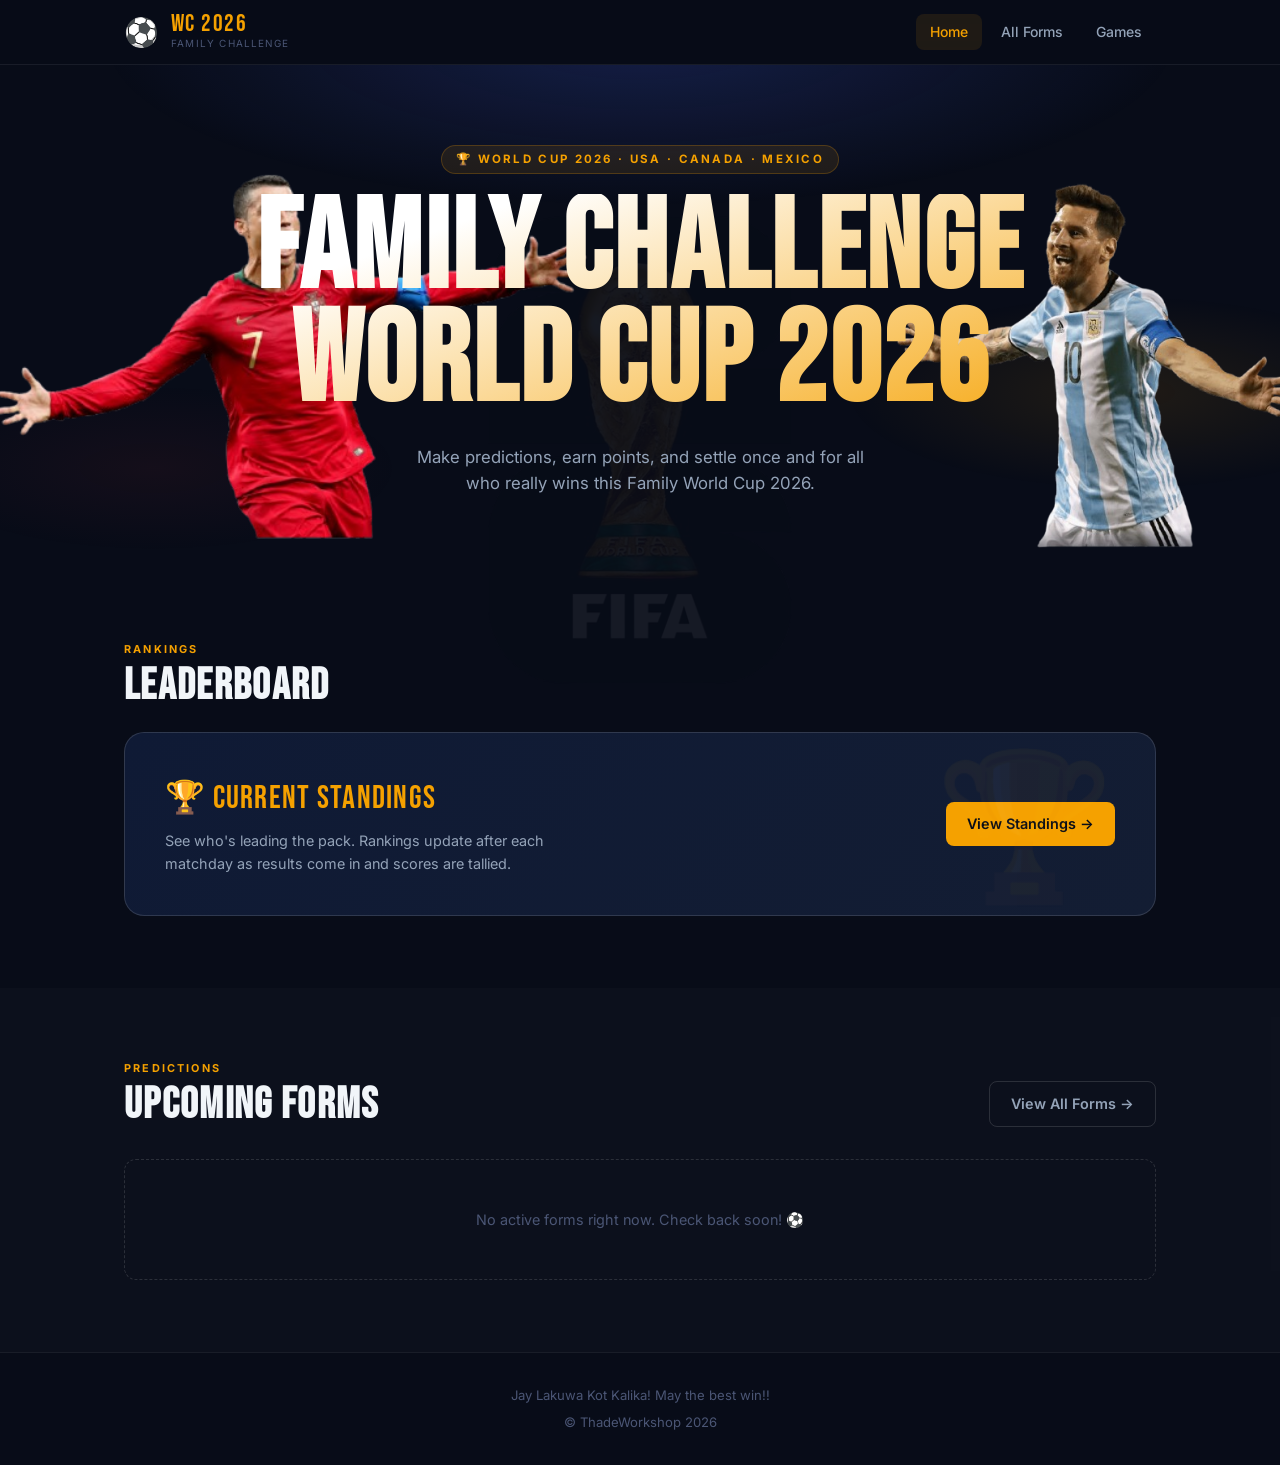
<file: index.html>
<!DOCTYPE html>
<html lang="en">
<head>
  <meta charset="UTF-8">
  <meta name="viewport" content="width=device-width, initial-scale=1.0">
  <title>WC 2026 Family Challenge</title>
  <meta name="description" content="World Cup 2026 predictions, leaderboard, and forms for the family challenge.">
  <link rel="preconnect" href="https://fonts.googleapis.com">
  <link rel="preconnect" href="https://fonts.gstatic.com" crossorigin>
  <link href="https://fonts.googleapis.com/css2?family=Bebas+Neue&family=Inter:wght@400;500;600;700&display=swap" rel="stylesheet">
  <link rel="stylesheet" href="css/style.css?v=2">
</head>
<body>

  <!-- ══════════════════════════════════
       HEADER
  ══════════════════════════════════ -->
  <header class="site-header">
    <div class="container">
      <div class="header-inner">
        <a href="index.html" class="logo" aria-label="WC 2026 Family Challenge home">
          <span class="logo-ball">⚽</span>
          <div>
            <div class="logo-title">WC 2026</div>
            <div class="logo-sub">Family Challenge</div>
          </div>
        </a>
        <nav class="nav" aria-label="Main navigation">
          <a href="index.html" class="nav-link active">Home</a>
          <a href="forms.html" class="nav-link">All Forms</a>
          <a href="games.html" class="nav-link">Games</a>
        </nav>
      </div>
    </div>
  </header>

  <main>

    <!-- ══════════════════════════════════
         HERO
    ══════════════════════════════════ -->
    <section class="hero" aria-label="Welcome">
      <img class="hero-player hero-player-left"  src="images/ronaldo.png" alt="Cristiano Ronaldo" />
      <img class="hero-player hero-player-right" src="images/messi.png"   alt="Lionel Messi" />
      <div class="container hero-content">
        <p class="hero-eyebrow">🏆 World Cup 2026 · USA · Canada · Mexico</p>
        <h1 class="hero-title">Family Challenge<br>World Cup 2026</h1>
        <p class="hero-sub">
          Make predictions, earn points, and settle once and for all
          who really wins this Family World Cup 2026.
        </p>
      </div>
    </section>

    <!-- ══════════════════════════════════
         LEADERBOARD
    ══════════════════════════════════ -->
    <section class="section" aria-labelledby="lb-heading">
      <div class="container">
        <div class="section-eyebrow">Rankings</div>
        <h2 class="section-title" id="lb-heading" style="margin-bottom:1.5rem;">Leaderboard</h2>
        <div class="lb-card">
          <div>
            <p class="lb-card-title">🏆 Current Standings</p>
            <p class="lb-card-desc">
              See who's leading the pack. Rankings update after each matchday
              as results come in and scores are tallied.
            </p>
          </div>
          <button class="btn btn-gold" id="lb-toggle" aria-haspopup="dialog">
            View Standings →
          </button>
        </div>
      </div>
    </section>

    <!-- ══════════════════════════════════
         UPCOMING FORMS
    ══════════════════════════════════ -->
    <section class="section section-alt" aria-labelledby="forms-heading">
      <div class="container">
        <div class="section-header">
          <div>
            <div class="section-eyebrow">Predictions</div>
            <h2 class="section-title" id="forms-heading">Upcoming Forms</h2>
          </div>
          <a href="forms.html" class="btn btn-outline">View All Forms →</a>
        </div>

        <div class="forms-grid" id="forms-grid" aria-live="polite">
          <div class="forms-empty" id="forms-empty">
            <p>No active forms right now. Check back soon! ⚽</p>
          </div>
        </div>
      </div>
    </section>

  </main>

  <!-- ══════════════════════════════════
       LEADERBOARD MODAL
  ══════════════════════════════════ -->
  <div class="modal-overlay" id="lb-modal" role="dialog" aria-modal="true" aria-labelledby="modal-title">
    <div class="modal-box">
      <div class="modal-head">
        <h2 id="modal-title">🏆 Leaderboard</h2>
        <button class="modal-close-btn" id="lb-close" aria-label="Close leaderboard">✕</button>
      </div>
      <div class="modal-body">
        <div class="modal-rivalry">
          <img src="images/ronaldo-messi-banner.webp" alt="Ronaldo vs Messi — World Cup 2026" />
        </div>
        <div id="lb-table-container">
          <p class="lb-loading">Loading standings...</p>
        </div>
      </div>
    </div>
  </div>

  <!-- ══════════════════════════════════
       FOOTER
  ══════════════════════════════════ -->
  <footer class="site-footer">
    <div class="container">
      <p>Jay Lakuwa Kot Kalika! May the best win!!</p>
      <p style="margin-top:0.4rem;">&copy; ThadeWorkshop 2026</p>
    </div>
  </footer>

  <script src="js/forms-data.js"></script>
  <script src="js/main.js"></script>
</body>
</html>
</file>
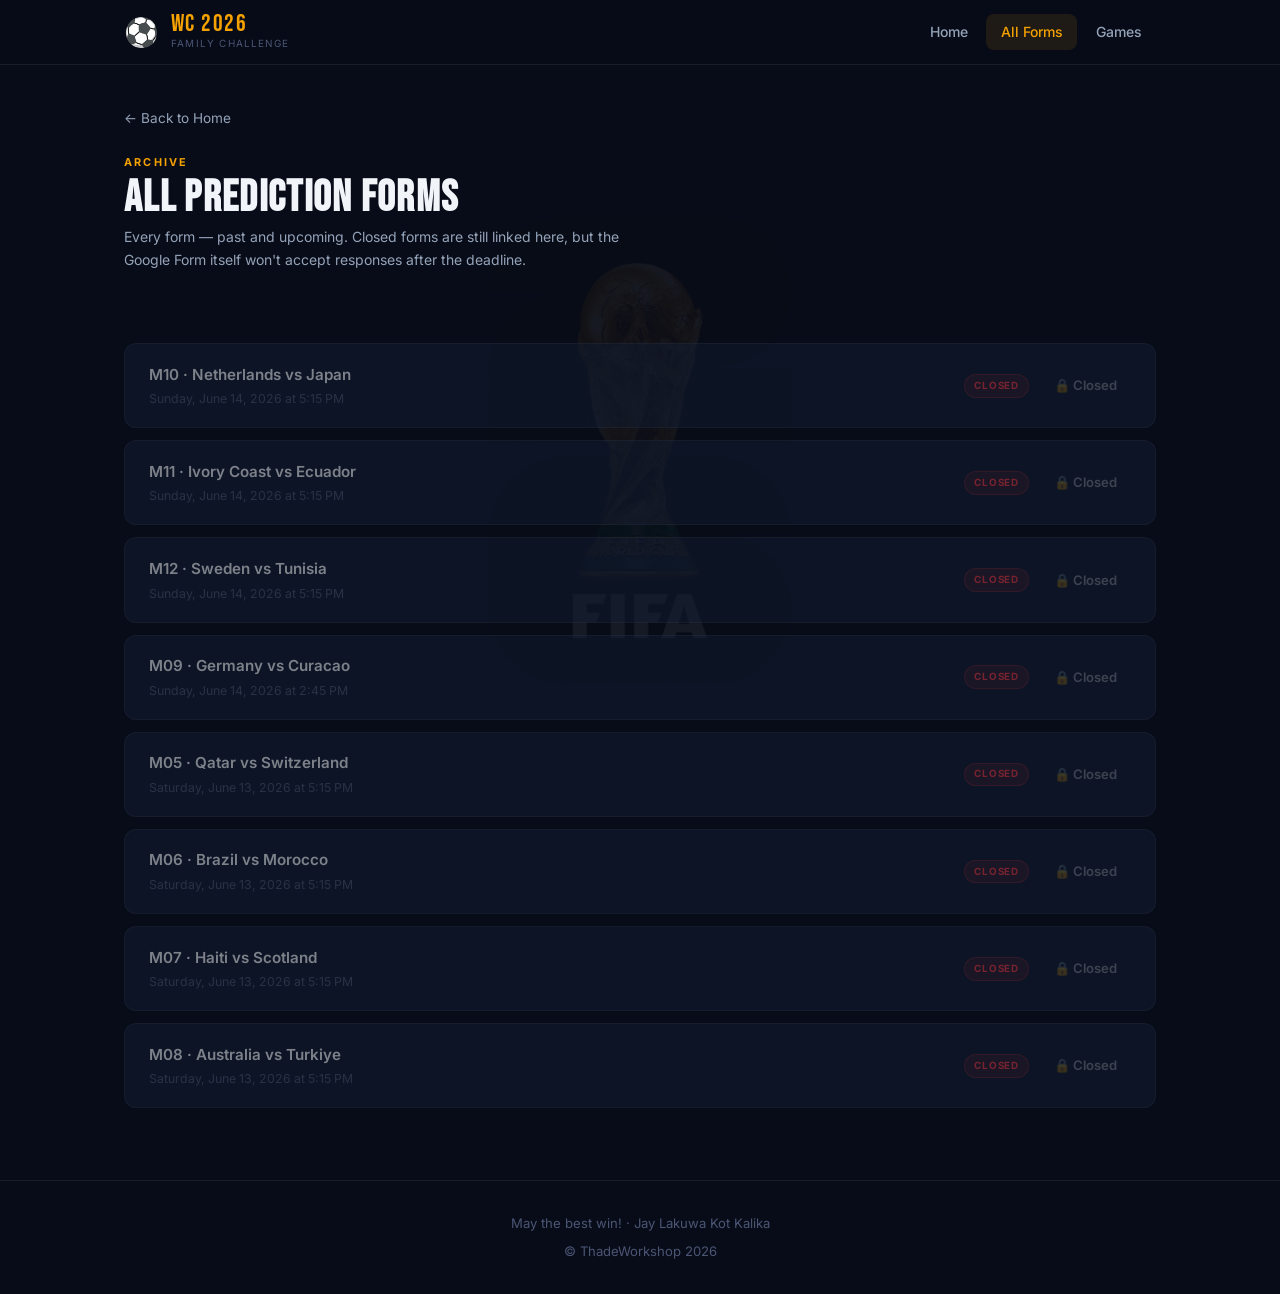
<file: forms.html>
<!DOCTYPE html>
<html lang="en">
<head>
  <meta charset="UTF-8">
  <meta name="viewport" content="width=device-width, initial-scale=1.0">
  <title>All Forms – WC 2026 Family Challenge</title>
  <meta name="description" content="Complete archive of all WC 2026 Family Challenge prediction forms.">
  <link rel="preconnect" href="https://fonts.googleapis.com">
  <link rel="preconnect" href="https://fonts.gstatic.com" crossorigin>
  <link href="https://fonts.googleapis.com/css2?family=Bebas+Neue&family=Inter:wght@400;500;600;700&display=swap" rel="stylesheet">
  <link rel="stylesheet" href="css/style.css">
</head>
<body>

  <!-- ══════════════════════════════════
       HEADER
  ══════════════════════════════════ -->
  <header class="site-header">
    <div class="container">
      <div class="header-inner">
        <a href="index.html" class="logo" aria-label="WC 2026 Family Challenge home">
          <span class="logo-ball">⚽</span>
          <div>
            <div class="logo-title">WC 2026</div>
            <div class="logo-sub">Family Challenge</div>
          </div>
        </a>
        <nav class="nav" aria-label="Main navigation">
          <a href="index.html" class="nav-link">Home</a>
          <a href="forms.html" class="nav-link active">All Forms</a>
          <a href="games.html" class="nav-link">Games</a>
        </nav>
      </div>
    </div>
  </header>

  <main>
    <div class="container">

      <div class="page-intro">
        <a href="index.html" class="back-link">← Back to Home</a>
        <div class="section-eyebrow">Archive</div>
        <h1 class="section-title">All Prediction Forms</h1>
        <p class="page-desc">
          Every form — past and upcoming. Closed forms are still linked here,
          but the Google Form itself won't accept responses after the deadline.
        </p>
      </div>

      <section class="section">
        <div class="all-forms-list" id="all-forms-list" aria-live="polite">
          <!-- Rendered by forms-page.js -->
        </div>
      </section>

    </div>
  </main>

  <!-- ══════════════════════════════════
       FOOTER
  ══════════════════════════════════ -->
  <footer class="site-footer">
    <div class="container">
      <p>May the best win! · Jay Lakuwa Kot Kalika</p>
      <p style="margin-top:0.4rem;">&copy; ThadeWorkshop 2026</p>
    </div>
  </footer>

  <script src="js/forms-data.js"></script>
  <script src="js/forms-page.js"></script>
</body>
</html>
</file>
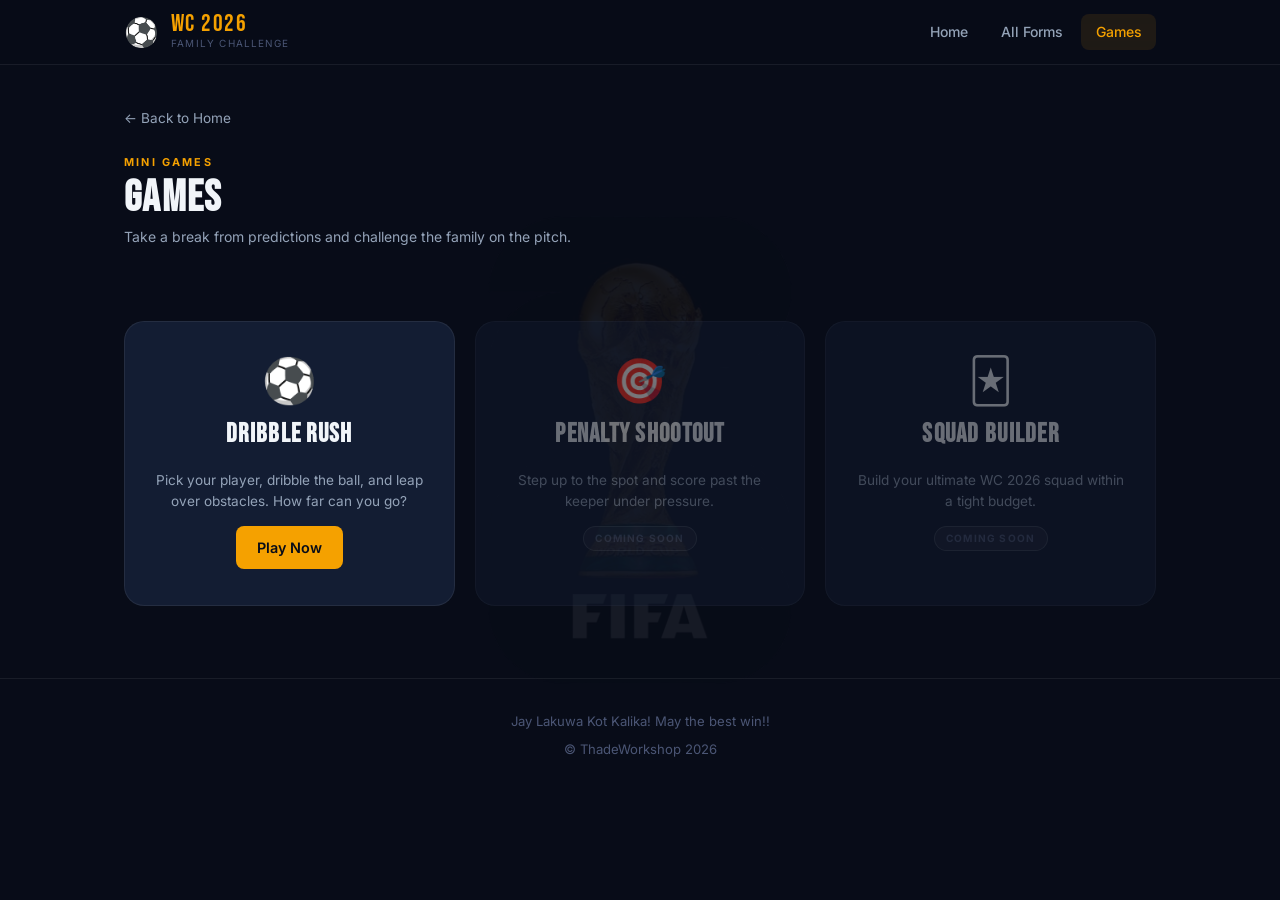
<file: games.html>
<!DOCTYPE html>
<html lang="en">
<head>
  <meta charset="UTF-8">
  <meta name="viewport" content="width=device-width, initial-scale=1.0">
  <title>Games – WC 2026 Family Challenge</title>
  <meta name="description" content="Mini games for the WC 2026 Family Challenge.">
  <link rel="preconnect" href="https://fonts.googleapis.com">
  <link rel="preconnect" href="https://fonts.gstatic.com" crossorigin>
  <link href="https://fonts.googleapis.com/css2?family=Bebas+Neue&family=Inter:wght@400;500;600;700&display=swap" rel="stylesheet">
  <link rel="stylesheet" href="css/style.css">
  <link rel="stylesheet" href="css/game.css">
</head>
<body>

  <header class="site-header">
    <div class="container">
      <div class="header-inner">
        <a href="index.html" class="logo" aria-label="WC 2026 Family Challenge home">
          <span class="logo-ball">⚽</span>
          <div>
            <div class="logo-title">WC 2026</div>
            <div class="logo-sub">Family Challenge</div>
          </div>
        </a>
        <nav class="nav" aria-label="Main navigation">
          <a href="index.html" class="nav-link">Home</a>
          <a href="forms.html" class="nav-link">All Forms</a>
          <a href="games.html" class="nav-link active">Games</a>
        </nav>
      </div>
    </div>
  </header>

  <main>
    <div class="container">
      <div class="page-intro">
        <a href="index.html" class="back-link">← Back to Home</a>
        <div class="section-eyebrow">Mini Games</div>
        <h1 class="section-title">Games</h1>
        <p class="page-desc">Take a break from predictions and challenge the family on the pitch.</p>
      </div>
    </div>

    <section class="section">
      <div class="container">
        <div class="games-grid">

          <!-- Dribble Rush -->
          <div class="game-card" id="play-dribble-rush">
            <div class="game-card-icon">⚽</div>
            <h3 class="game-card-title">Dribble Rush</h3>
            <p class="game-card-desc">Pick your player, dribble the ball, and leap over obstacles. How far can you go?</p>
            <button class="btn btn-gold">Play Now</button>
          </div>

          <!-- WIP -->
          <div class="game-card game-card-wip">
            <div class="game-card-icon">🎯</div>
            <h3 class="game-card-title">Penalty Shootout</h3>
            <p class="game-card-desc">Step up to the spot and score past the keeper under pressure.</p>
            <span class="wip-badge">Coming Soon</span>
          </div>

          <div class="game-card game-card-wip">
            <div class="game-card-icon">🃏</div>
            <h3 class="game-card-title">Squad Builder</h3>
            <p class="game-card-desc">Build your ultimate WC 2026 squad within a tight budget.</p>
            <span class="wip-badge">Coming Soon</span>
          </div>

        </div>
      </div>
    </section>
  </main>

  <!-- ══ GAME MODAL ══ -->
  <div class="modal-overlay" id="game-modal" role="dialog" aria-modal="true">
    <div class="modal-box game-modal-box">
      <div class="modal-head">
        <h2>⚽ Dribble Rush</h2>
        <button class="modal-close-btn" id="game-close" aria-label="Close">✕</button>
      </div>

      <!-- Phase 1: Character -->
      <div class="game-phase" id="phase-character">
        <p class="phase-title">Choose Your Player</p>
        <div class="character-grid">
          <button class="char-btn ronaldo-btn" data-char="ronaldo">
            <span class="char-number">7</span>
            <span class="char-name">Ronaldo</span>
            <span class="char-team">Portugal</span>
          </button>
          <button class="char-btn messi-btn" data-char="messi">
            <span class="char-number">10</span>
            <span class="char-name">Messi</span>
            <span class="char-team">Argentina</span>
          </button>
        </div>
      </div>

      <!-- Phase 2: Name -->
      <div class="game-phase hidden" id="phase-name">
        <p class="phase-title">Enter Your Name</p>
        <div class="name-entry">
          <input type="text" id="player-name-input" maxlength="10" placeholder="Max 10 characters" autocomplete="off" />
          <button class="btn btn-gold" id="start-game-btn">Let's Go! →</button>
        </div>
      </div>

      <!-- Phase 3: Game -->
      <div class="game-phase hidden" id="phase-game">
        <div class="game-layout">
          <div class="game-canvas-wrap">
            <div class="game-hud">
              <span id="game-score-display">Score: 0</span>
              <span class="game-hint">Space / Click / Tap to jump</span>
            </div>
            <canvas id="game-canvas" width="700" height="210"></canvas>
            <div class="gameover-overlay hidden" id="gameover-overlay">
              <p class="go-label">GAME OVER</p>
              <p class="go-score" id="go-score-text">Score: 0</p>
              <p class="go-record hidden" id="go-record">🏆 New Top 3!</p>
              <button class="btn btn-gold" id="restart-btn">Play Again</button>
            </div>
          </div>
          <div class="game-sidebar">
            <p class="sidebar-title">🏆 Top 3</p>
            <div id="game-lb-list"><p class="game-lb-empty">No scores yet</p></div>
            <div class="more-games-wip">
              <p class="wip-section-title">More Games</p>
              <p class="wip-item">🎯 Penalty Shootout <span class="wip-badge">WIP</span></p>
              <p class="wip-item">🃏 Squad Builder <span class="wip-badge">WIP</span></p>
            </div>
          </div>
        </div>
      </div>

    </div>
  </div>

  <footer class="site-footer">
    <div class="container">
      <p>Jay Lakuwa Kot Kalika! May the best win!!</p>
      <p style="margin-top:0.4rem;">&copy; ThadeWorkshop 2026</p>
    </div>
  </footer>

  <script src="js/game.js"></script>
</body>
</html>
</file>
<file: css/style.css>
/* ============================================================
   WC 2026 Family Challenge
   ============================================================ */

/* ── Tokens ── */
:root {
  --bg:        #080c18;
  --bg2:       #0f1528;
  --card:      #131d33;
  --card-h:    #1a2540;
  --gold:      #f5a100;
  --gold-d:    #d48a00;
  --blue:      #4361ee;
  --blue-d:    #3451d1;
  --red:       #e63946;
  --green:     #22c55e;
  --txt:       #f1f5f9;
  --txt2:      #94a3b8;
  --txt3:      #4b5675;
  --bdr:       rgba(255,255,255,0.07);
  --bdr2:      rgba(255,255,255,0.13);
  --r:         12px;
  --r-lg:      20px;
  --shadow:    0 8px 40px rgba(0,0,0,0.55);
}

/* ── Reset ── */
*, *::before, *::after { box-sizing: border-box; margin: 0; padding: 0; }
html { scroll-behavior: smooth; -webkit-text-size-adjust: 100%; }
body {
  font-family: 'Inter', system-ui, sans-serif;
  background: var(--bg);
  color: var(--txt);
  min-height: 100vh;
  line-height: 1.6;
  -webkit-font-smoothing: antialiased;
}
button { font: inherit; cursor: pointer; }
a { color: inherit; }

/* ── Layout ── */
.container { max-width: 1080px; margin: 0 auto; padding: 0 1.5rem; }

/* ── Fixed background logo ── */
body::before {
  content: '';
  position: fixed;
  top: 50%;
  left: 50%;
  transform: translate(-50%, -50%);
  width: 480px;
  max-width: 55vw;
  aspect-ratio: 1;
  background: url('../images/wc2026-logo.png') no-repeat center / contain;
  opacity: 0.06;
  pointer-events: none;
  z-index: -1;
}

/* ── Header ── */
.site-header {
  position: sticky;
  top: 0;
  z-index: 50;
  background: rgba(8,12,24,0.85);
  backdrop-filter: blur(16px);
  -webkit-backdrop-filter: blur(16px);
  border-bottom: 1px solid var(--bdr);
}

.header-inner {
  display: flex;
  align-items: center;
  justify-content: space-between;
  height: 64px;
}

.logo {
  display: flex;
  align-items: center;
  gap: 0.75rem;
  text-decoration: none;
}
.logo-ball { font-size: 1.75rem; line-height: 1; }
.logo-title {
  font-family: 'Bebas Neue', cursive;
  font-size: 1.5rem;
  letter-spacing: 0.06em;
  color: var(--gold);
  line-height: 1;
}
.logo-sub {
  font-size: 0.62rem;
  text-transform: uppercase;
  letter-spacing: 0.12em;
  color: var(--txt3);
}

.nav { display: flex; gap: 0.25rem; }
.nav-link {
  text-decoration: none;
  color: var(--txt2);
  padding: 0.4rem 0.9rem;
  border-radius: 8px;
  font-size: 0.875rem;
  font-weight: 500;
  transition: color 0.15s, background 0.15s;
}
.nav-link:hover         { color: var(--txt); background: var(--bdr); }
.nav-link.active        { color: var(--gold); background: rgba(245,161,0,0.1); }

/* ── Hero ── */
.hero {
  position: relative;
  padding: 5rem 0 4.5rem;
  text-align: center;
  overflow: hidden;
}
.hero::before {
  content: '';
  position: absolute;
  inset: 0;
  background:
    radial-gradient(ellipse 70% 55% at 50% -5%,  rgba(67,97,238,0.22)  0%, transparent 60%),
    radial-gradient(ellipse 40% 35% at 88% 65%,  rgba(245,161,0,0.10)  0%, transparent 55%),
    radial-gradient(ellipse 35% 30% at 12% 80%,  rgba(230,57,70,0.06)  0%, transparent 55%);
  pointer-events: none;
}


.hero-eyebrow {
  display: inline-block;
  font-size: 0.72rem;
  font-weight: 700;
  text-transform: uppercase;
  letter-spacing: 0.2em;
  color: var(--gold);
  padding: 0.28rem 0.9rem;
  background: rgba(245,161,0,0.1);
  border: 1px solid rgba(245,161,0,0.22);
  border-radius: 999px;
  margin-bottom: 1.25rem;
}

.hero-title {
  font-family: 'Bebas Neue', cursive;
  font-size: clamp(4rem, 12vw, 8rem);
  letter-spacing: 0.02em;
  line-height: 0.88;
  background: linear-gradient(160deg, #ffffff 25%, var(--gold) 100%);
  -webkit-background-clip: text;
  -webkit-text-fill-color: transparent;
  background-clip: text;
  margin-bottom: 1.5rem;
}

.hero-sub {
  font-size: 1.05rem;
  color: var(--txt2);
  max-width: 460px;
  margin: 0 auto;
}

/* ── Hero player renders ── */
.hero-player {
  position: absolute;
  bottom: 0;
  width: auto;
  object-fit: contain;
  object-position: bottom center;
  pointer-events: none;
  z-index: 0;
  -webkit-mask-image: linear-gradient(to top, transparent 0%, black 10%);
  mask-image: linear-gradient(to top, transparent 0%, black 10%);
}

.hero-player-left  { left:  -1rem; height: 124%; max-height: 720px; bottom: -6rem; }
.hero-player-right { right: -1rem; height: 81%;  max-height: 463px; }

.hero-content {
  position: relative;
  z-index: 1;
}

@media (max-width: 640px) {
  .hero-player { height: 50%; opacity: 0.35; }
}

/* ── Rivalry banner inside leaderboard modal ── */
.modal-rivalry {
  position: relative;
  border-radius: var(--r);
  overflow: hidden;
  flex-shrink: 0;
}
.modal-rivalry img {
  width: 100%;
  display: block;
  border-radius: var(--r);
}
.modal-rivalry-label {
  position: absolute;
  bottom: 0;
  left: 0;
  right: 0;
  padding: 0.6rem 1rem;
  background: linear-gradient(transparent, rgba(0,0,0,0.75));
  text-align: center;
  font-family: 'Bebas Neue', cursive;
  font-size: 1.4rem;
  letter-spacing: 0.08em;
  color: var(--gold);
}

/* ── Sections ── */
.section     { padding: 4.5rem 0; }
.section-alt { background: rgba(255,255,255,0.018); }

.section-eyebrow {
  font-size: 0.68rem;
  font-weight: 700;
  text-transform: uppercase;
  letter-spacing: 0.2em;
  color: var(--gold);
  margin-bottom: 0.3rem;
}
.section-title {
  font-family: 'Bebas Neue', cursive;
  font-size: 2.75rem;
  letter-spacing: 0.03em;
  line-height: 1;
}
.section-header {
  display: flex;
  align-items: flex-end;
  justify-content: space-between;
  gap: 1rem;
  margin-bottom: 2rem;
  flex-wrap: wrap;
}

/* ── Buttons ── */
.btn {
  display: inline-flex;
  align-items: center;
  justify-content: center;
  gap: 0.4rem;
  border: none;
  border-radius: 8px;
  font-size: 0.9rem;
  font-weight: 600;
  padding: 0.65rem 1.3rem;
  text-decoration: none;
  cursor: pointer;
  transition: transform 0.15s, box-shadow 0.15s, background 0.15s, color 0.15s, border-color 0.15s, opacity 0.15s;
  white-space: nowrap;
}
.btn:active { transform: scale(0.97) !important; }

.btn-gold   { background: var(--gold); color: #080c18; }
.btn-gold:hover {
  background: var(--gold-d);
  transform: translateY(-2px);
  box-shadow: 0 0 24px rgba(245,161,0,0.35);
}

.btn-outline {
  background: transparent;
  border: 1px solid var(--bdr2);
  color: var(--txt2);
}
.btn-outline:hover { border-color: var(--gold); color: var(--gold); }

.btn-form {
  width: 100%;
  background: var(--blue);
  color: white;
  padding: 0.75rem;
  border-radius: 8px;
  margin-top: auto;
}
.btn-form:hover:not(.btn-disabled) {
  background: var(--blue-d);
  transform: translateY(-1px);
}

.btn-disabled {
  opacity: 0.42;
  pointer-events: none;
  cursor: not-allowed;
}

.btn-sm { padding: 0.38rem 0.85rem; font-size: 0.82rem; }

/* ── Leaderboard banner card ── */
.lb-card {
  background: linear-gradient(135deg, #0f1a35 0%, #131d33 100%);
  border: 1px solid var(--bdr2);
  border-radius: var(--r-lg);
  padding: 2.5rem;
  display: flex;
  align-items: center;
  justify-content: space-between;
  gap: 2rem;
  flex-wrap: wrap;
  position: relative;
  overflow: hidden;
}
.lb-card::after {
  content: '🏆';
  position: absolute;
  right: 2.5rem;
  top: 50%;
  transform: translateY(-50%);
  font-size: 9rem;
  opacity: 0.045;
  pointer-events: none;
  user-select: none;
}

.lb-card-title {
  font-family: 'Bebas Neue', cursive;
  font-size: 2rem;
  letter-spacing: 0.04em;
  color: var(--gold);
  margin-bottom: 0.35rem;
}
.lb-card-desc { color: var(--txt2); font-size: 0.9rem; max-width: 400px; }

/* ── Modal ── */
.modal-overlay {
  position: fixed;
  inset: 0;
  z-index: 200;
  display: flex;
  align-items: center;
  justify-content: center;
  padding: 1rem;
  background: rgba(4,7,18,0.78);
  backdrop-filter: blur(6px);
  -webkit-backdrop-filter: blur(6px);
  opacity: 0;
  visibility: hidden;
  transition: opacity 0.25s, visibility 0.25s;
}
.modal-overlay.open { opacity: 1; visibility: visible; }

.modal-box {
  background: var(--bg2);
  border: 1px solid var(--bdr2);
  border-radius: var(--r-lg);
  width: 100%;
  max-width: 980px;
  max-height: 92vh;
  display: flex;
  flex-direction: column;
  box-shadow: var(--shadow);
  transform: translateY(18px) scale(0.985);
  transition: transform 0.25s;
}
.modal-overlay.open .modal-box { transform: translateY(0) scale(1); }

.modal-head {
  display: flex;
  align-items: center;
  justify-content: space-between;
  padding: 1.1rem 1.5rem;
  border-bottom: 1px solid var(--bdr);
  flex-shrink: 0;
}
.modal-head h2 {
  font-family: 'Bebas Neue', cursive;
  font-size: 1.5rem;
  letter-spacing: 0.05em;
  color: var(--gold);
}
.modal-close-btn {
  background: none;
  border: none;
  color: var(--txt2);
  font-size: 1.05rem;
  padding: 0.3rem 0.6rem;
  border-radius: 6px;
  transition: background 0.15s, color 0.15s;
  line-height: 1;
}
.modal-close-btn:hover { background: var(--bdr2); color: var(--txt); }

.modal-body {
  flex: 1;
  overflow-y: auto;
  padding: 1.5rem;
  display: flex;
  flex-direction: column;
  gap: 0.75rem;
  min-height: 0;
}

/* ── Custom leaderboard table ── */
#lb-table-container { width: 100%; }

.lb-list { display: flex; flex-direction: column; gap: 0.45rem; }

.lb-row {
  display: flex;
  align-items: center;
  gap: 1rem;
  padding: 0.85rem 1.25rem;
  border-radius: 10px;
  background: rgba(255,255,255,0.04);
  border: 1px solid var(--bdr);
  transition: transform 0.15s;
}
.lb-row:hover { transform: translateX(4px); }

.lb-row.rank-gold   { background: rgba(245,161,0,0.13);  border-color: rgba(245,161,0,0.3); }
.lb-row.rank-silver { background: rgba(192,192,192,0.09); border-color: rgba(192,192,192,0.22); }
.lb-row.rank-bronze { background: rgba(205,127,50,0.09);  border-color: rgba(205,127,50,0.22); }

.lb-rank {
  font-family: 'Bebas Neue', cursive;
  font-size: 1.35rem;
  min-width: 2.75rem;
  color: var(--txt3);
  letter-spacing: 0.03em;
}
.lb-row.rank-gold   .lb-rank { color: var(--gold); }
.lb-row.rank-silver .lb-rank { color: #c0c0c0; }
.lb-row.rank-bronze .lb-rank { color: #cd7f32; }

.lb-name {
  flex: 1;
  font-weight: 600;
  font-size: 1rem;
  color: var(--txt);
}

.lb-pts {
  font-family: 'Bebas Neue', cursive;
  font-size: 1.5rem;
  color: var(--gold);
  letter-spacing: 0.04em;
  text-align: right;
}
.lb-row.rank-silver .lb-pts { color: #c0c0c0; }
.lb-row.rank-bronze .lb-pts { color: #cd7f32; }

.lb-pts-label {
  font-family: 'Inter', sans-serif;
  font-size: 0.68rem;
  font-weight: 500;
  color: var(--txt3);
  letter-spacing: 0;
  vertical-align: middle;
}

.lb-loading, .lb-error, .lb-empty {
  text-align: center;
  padding: 2rem;
  color: var(--txt3);
  font-size: 0.9rem;
}
.lb-error a { color: var(--gold); text-underline-offset: 3px; }

/* ── Form cards grid ── */
.forms-grid {
  display: grid;
  grid-template-columns: repeat(auto-fill, minmax(285px, 1fr));
  gap: 1.25rem;
}

.form-card {
  background: var(--card);
  border: 1px solid var(--bdr);
  border-radius: var(--r);
  padding: 1.5rem;
  display: flex;
  flex-direction: column;
  gap: 0.85rem;
  transition: border-color 0.2s, background 0.2s, transform 0.2s, box-shadow 0.2s;
}
.form-card:not(.is-closed):hover {
  border-color: var(--bdr2);
  background: var(--card-h);
  transform: translateY(-3px);
  box-shadow: 0 14px 36px rgba(0,0,0,0.4);
}
.form-card.is-closed { opacity: 0.52; }

.fc-top {
  display: flex;
  align-items: flex-start;
  justify-content: space-between;
  gap: 0.6rem;
}
.fc-name { font-size: 0.975rem; font-weight: 600; line-height: 1.35; }

.fc-badge {
  flex-shrink: 0;
  font-size: 0.62rem;
  font-weight: 700;
  text-transform: uppercase;
  letter-spacing: 0.08em;
  padding: 0.18rem 0.55rem;
  border-radius: 999px;
}
.badge-open   { background: rgba(34,197,94,0.12); color: var(--green); border: 1px solid rgba(34,197,94,0.25); }
.badge-closed { background: rgba(230,57,70,0.12);  color: var(--red);   border: 1px solid rgba(230,57,70,0.25); }

.fc-deadline      { font-size: 0.78rem; color: var(--txt3); }
.fc-deadline span { color: var(--txt2); font-weight: 500; }

.fc-countdown {
  background: rgba(0,0,0,0.22);
  border-radius: 8px;
  padding: 0.75rem 1rem;
  text-align: center;
}
.cdown-label {
  font-size: 0.58rem;
  text-transform: uppercase;
  letter-spacing: 0.14em;
  color: var(--txt3);
  margin-bottom: 0.2rem;
}
.cdown-time {
  font-family: 'Bebas Neue', cursive;
  font-size: 1.8rem;
  letter-spacing: 0.04em;
  color: var(--gold);
  line-height: 1;
}
.cdown-time.cdown-urgent { color: var(--red); animation: pulse 1s ease-in-out infinite; }
.cdown-done { font-size: 0.85rem; font-weight: 600; color: var(--txt3); }

@keyframes pulse { 0%, 100% { opacity: 1; } 50% { opacity: 0.5; } }

.forms-empty {
  grid-column: 1 / -1;
  text-align: center;
  padding: 3rem 2rem;
  border: 1px dashed var(--bdr2);
  border-radius: var(--r);
  color: var(--txt3);
  font-size: 0.9rem;
}

/* ── Forms archive page ── */
.page-intro { padding: 2.5rem 0 0; }

.back-link {
  display: inline-flex;
  align-items: center;
  gap: 0.35rem;
  font-size: 0.85rem;
  color: var(--txt2);
  text-decoration: none;
  margin-bottom: 1.5rem;
  transition: color 0.15s;
}
.back-link:hover { color: var(--gold); }

.page-desc { color: var(--txt2); font-size: 0.875rem; margin-top: 0.4rem; max-width: 520px; }

.all-forms-list { display: flex; flex-direction: column; gap: 0.75rem; }

.form-row {
  background: var(--card);
  border: 1px solid var(--bdr);
  border-radius: var(--r);
  padding: 1.15rem 1.5rem;
  display: flex;
  align-items: center;
  justify-content: space-between;
  gap: 1rem;
  flex-wrap: wrap;
  transition: border-color 0.15s, background 0.15s;
}
.form-row:not(.form-row-closed):hover { border-color: var(--bdr2); background: var(--card-h); }
.form-row-closed { opacity: 0.5; }

.form-row-name    { font-weight: 600; font-size: 0.95rem; margin-bottom: 0.15rem; }
.form-row-deadline { font-size: 0.77rem; color: var(--txt3); }

.form-row-right {
  display: flex;
  align-items: center;
  gap: 0.75rem;
  flex-shrink: 0;
}

.empty-state { text-align: center; padding: 3rem; color: var(--txt3); }

/* ── Footer ── */
.site-footer {
  padding: 2rem 0;
  border-top: 1px solid var(--bdr);
  text-align: center;
  color: var(--txt3);
  font-size: 0.82rem;
}

/* ── Responsive ── */
@media (max-width: 640px) {
  .hero { padding: 3.5rem 0 3rem; }
  .section-header { flex-direction: column; align-items: flex-start; }
  .lb-card { flex-direction: column; padding: 1.75rem; }
  .lb-card::after { display: none; }
  .modal-body { padding: 1rem; }
  #lb-iframe { min-height: 380px; }
  .form-row { flex-direction: column; align-items: flex-start; }
  .form-row-right { width: 100%; justify-content: space-between; }
}
</file>
<file: css/game.css>
/* ============================================================
   Dribble Rush — Game page styles
   ============================================================ */

/* ── Games grid ── */
.games-grid {
  display: grid;
  grid-template-columns: repeat(auto-fill, minmax(260px, 1fr));
  gap: 1.25rem;
}

.game-card {
  background: var(--card);
  border: 1px solid var(--bdr);
  border-radius: var(--r-lg);
  padding: 2.25rem 1.75rem;
  display: flex;
  flex-direction: column;
  align-items: center;
  text-align: center;
  gap: 0.85rem;
  cursor: pointer;
  transition: border-color 0.2s, background 0.2s, transform 0.2s, box-shadow 0.2s;
}

.game-card:not(.game-card-wip):hover {
  border-color: var(--gold);
  background: var(--card-h);
  transform: translateY(-4px);
  box-shadow: 0 12px 40px rgba(245,161,0,0.12);
}

.game-card-wip {
  opacity: 0.42;
  cursor: not-allowed;
  pointer-events: none;
}

.game-card-icon { font-size: 2.75rem; line-height: 1; }

.game-card-title {
  font-family: 'Bebas Neue', cursive;
  font-size: 1.6rem;
  letter-spacing: 0.05em;
}

.game-card-desc {
  font-size: 0.85rem;
  color: var(--txt2);
  line-height: 1.55;
}

.wip-badge {
  font-size: 0.63rem;
  font-weight: 700;
  text-transform: uppercase;
  letter-spacing: 0.12em;
  padding: 0.22rem 0.7rem;
  background: rgba(255,255,255,0.05);
  border: 1px solid var(--bdr2);
  border-radius: 999px;
  color: var(--txt3);
}

/* ── Game modal box ── */
.game-modal-box {
  max-width: 1000px;
  overflow: visible;
}

/* ── Phase wrapper ── */
.game-phase {
  padding: 2rem 2rem 2.5rem;
}

.hidden { display: none !important; }

/* ── Phase title ── */
.phase-title {
  font-family: 'Bebas Neue', cursive;
  font-size: 1.8rem;
  letter-spacing: 0.05em;
  color: var(--gold);
  text-align: center;
  margin-bottom: 2rem;
}

/* ── Character selection ── */
.character-grid {
  display: grid;
  grid-template-columns: 1fr 1fr;
  gap: 1.25rem;
  max-width: 440px;
  margin: 0 auto;
}

.char-btn {
  display: flex;
  flex-direction: column;
  align-items: center;
  gap: 0.3rem;
  padding: 2.25rem 1rem;
  border-radius: var(--r);
  border: 2px solid transparent;
  cursor: pointer;
  transition: all 0.2s;
  text-align: center;
}

.ronaldo-btn {
  background: rgba(230,57,70,0.1);
  border-color: rgba(230,57,70,0.28);
  color: #e63946;
}
.ronaldo-btn:hover {
  background: rgba(230,57,70,0.2);
  border-color: #e63946;
  transform: translateY(-4px);
  box-shadow: 0 8px 32px rgba(230,57,70,0.22);
}

.messi-btn {
  background: rgba(67,97,238,0.1);
  border-color: rgba(67,97,238,0.28);
  color: #4361ee;
}
.messi-btn:hover {
  background: rgba(67,97,238,0.2);
  border-color: #4361ee;
  transform: translateY(-4px);
  box-shadow: 0 8px 32px rgba(67,97,238,0.22);
}

.char-number {
  font-family: 'Bebas Neue', cursive;
  font-size: 4rem;
  line-height: 1;
}
.char-name {
  font-size: 1rem;
  font-weight: 700;
}
.char-team {
  font-size: 0.72rem;
  opacity: 0.65;
  text-transform: uppercase;
  letter-spacing: 0.1em;
}

/* ── Name entry ── */
.name-entry {
  display: flex;
  flex-direction: column;
  align-items: center;
  gap: 1rem;
  max-width: 340px;
  margin: 0 auto;
}

.name-entry input {
  width: 100%;
  background: rgba(255,255,255,0.05);
  border: 1px solid var(--bdr2);
  border-radius: 8px;
  color: var(--txt);
  font-family: 'Inter', sans-serif;
  font-size: 1rem;
  padding: 0.8rem 1rem;
  text-align: center;
  outline: none;
  transition: border-color 0.2s, box-shadow 0.2s;
}
.name-entry input:focus {
  border-color: var(--gold);
  box-shadow: 0 0 0 3px rgba(245,161,0,0.12);
}
.name-entry input::placeholder { color: var(--txt3); }

/* ── Game layout (canvas + sidebar) ── */
.game-layout {
  display: grid;
  grid-template-columns: 1fr 196px;
  gap: 1.25rem;
  padding: 0 1.5rem 1.75rem;
}

/* ── Canvas area ── */
.game-canvas-wrap {
  position: relative;
  border-radius: var(--r);
  overflow: hidden;
  border: 1px solid var(--bdr);
  background: #080f20;
}

.game-hud {
  display: flex;
  align-items: center;
  justify-content: space-between;
  padding: 0.45rem 0.85rem;
  background: rgba(0,0,0,0.35);
  border-bottom: 1px solid var(--bdr);
}

#game-score-display {
  font-family: 'Bebas Neue', cursive;
  font-size: 1.2rem;
  letter-spacing: 0.06em;
  color: var(--gold);
}

.game-hint {
  font-size: 0.7rem;
  color: var(--txt3);
  letter-spacing: 0.04em;
}

#game-canvas {
  display: block;
  width: 100%;
  height: auto;
  cursor: pointer;
  user-select: none;
}

/* ── Game over overlay ── */
.gameover-overlay {
  position: absolute;
  inset: 0;
  background: rgba(8,12,24,0.88);
  backdrop-filter: blur(4px);
  -webkit-backdrop-filter: blur(4px);
  display: flex;
  flex-direction: column;
  align-items: center;
  justify-content: center;
  gap: 0.6rem;
}

.go-label {
  font-family: 'Bebas Neue', cursive;
  font-size: 2.8rem;
  letter-spacing: 0.1em;
  color: var(--red);
}

.go-score {
  font-family: 'Bebas Neue', cursive;
  font-size: 1.6rem;
  letter-spacing: 0.06em;
  color: var(--gold);
}

.go-record {
  font-size: 0.85rem;
  font-weight: 700;
  color: var(--green);
}

/* ── Game sidebar ── */
.game-sidebar {
  display: flex;
  flex-direction: column;
  gap: 0.6rem;
}

.sidebar-title {
  font-family: 'Bebas Neue', cursive;
  font-size: 1.2rem;
  letter-spacing: 0.05em;
  color: var(--gold);
}

/* ── Game leaderboard rows ── */
.game-lb-row {
  display: flex;
  align-items: center;
  gap: 0.5rem;
  padding: 0.55rem 0.65rem;
  border-radius: 9px;
  background: rgba(255,255,255,0.04);
  border: 1px solid var(--bdr);
  font-size: 0.8rem;
}

.game-lb-rank {
  font-size: 1rem;
  flex-shrink: 0;
}

.game-lb-name {
  flex: 1;
  font-weight: 600;
  font-size: 0.78rem;
  line-height: 1.3;
  min-width: 0;
  overflow: hidden;
  text-overflow: ellipsis;
}

.game-lb-name small {
  display: block;
  font-weight: 400;
  color: var(--txt3);
}

.game-lb-pts {
  font-family: 'Bebas Neue', cursive;
  font-size: 1.1rem;
  color: var(--gold);
  letter-spacing: 0.04em;
  flex-shrink: 0;
}

.game-lb-empty {
  font-size: 0.78rem;
  color: var(--txt3);
  text-align: center;
  padding: 0.75rem 0;
}

/* ── WIP sidebar list ── */
.more-games-wip {
  margin-top: auto;
  padding-top: 0.9rem;
  border-top: 1px solid var(--bdr);
}

.wip-section-title {
  font-family: 'Bebas Neue', cursive;
  font-size: 0.95rem;
  letter-spacing: 0.08em;
  color: var(--txt3);
  margin-bottom: 0.55rem;
}

.wip-item {
  font-size: 0.74rem;
  color: var(--txt3);
  display: flex;
  justify-content: space-between;
  align-items: center;
  margin-bottom: 0.4rem;
  gap: 0.4rem;
}

/* ── Responsive ── */
@media (max-width: 700px) {
  .game-layout {
    grid-template-columns: 1fr;
  }
  .game-sidebar {
    flex-direction: row;
    flex-wrap: wrap;
    gap: 0.75rem;
  }
  .sidebar-title { width: 100%; }
  .game-lb-row { flex: 1 1 140px; }
  .more-games-wip { flex: 1 1 100%; margin-top: 0; }
}

@media (max-width: 480px) {
  .character-grid { gap: 0.85rem; }
  .char-number { font-size: 3rem; }
  .char-btn { padding: 1.5rem 0.75rem; }
}
</file>
